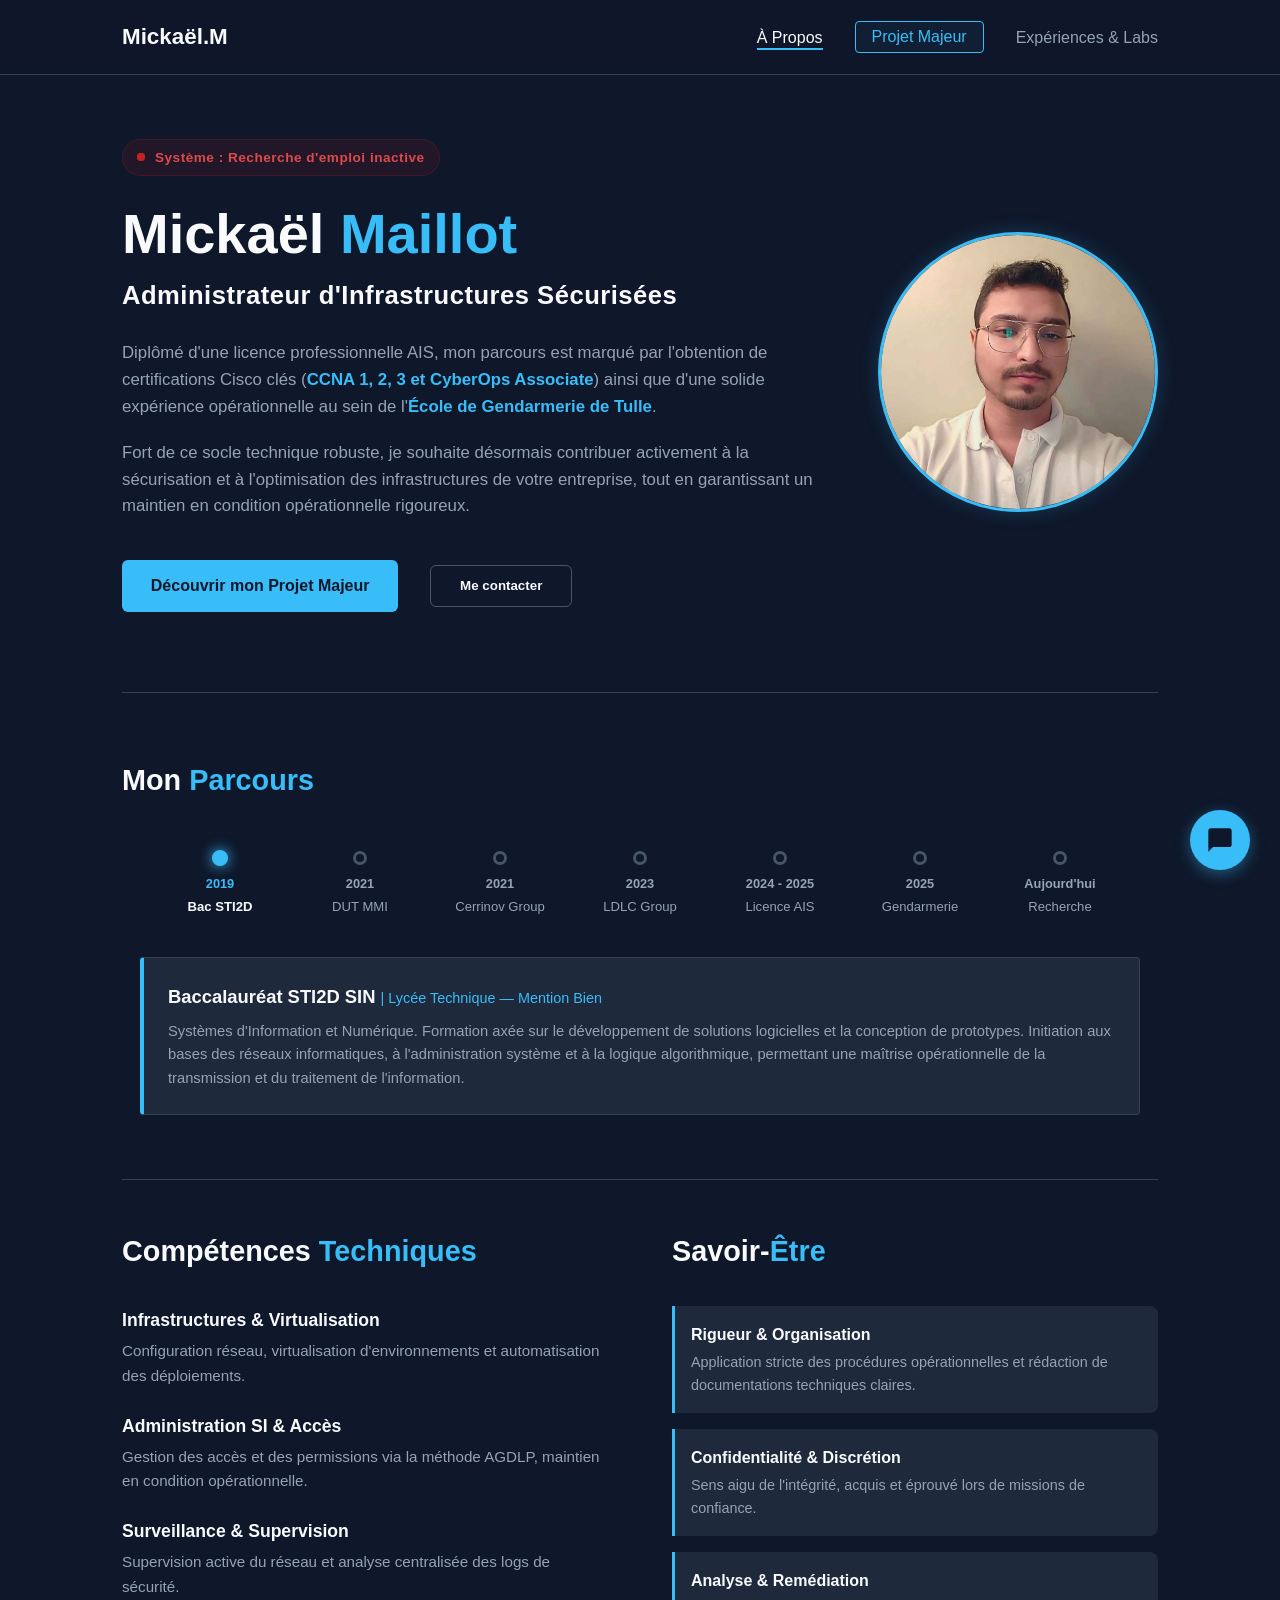
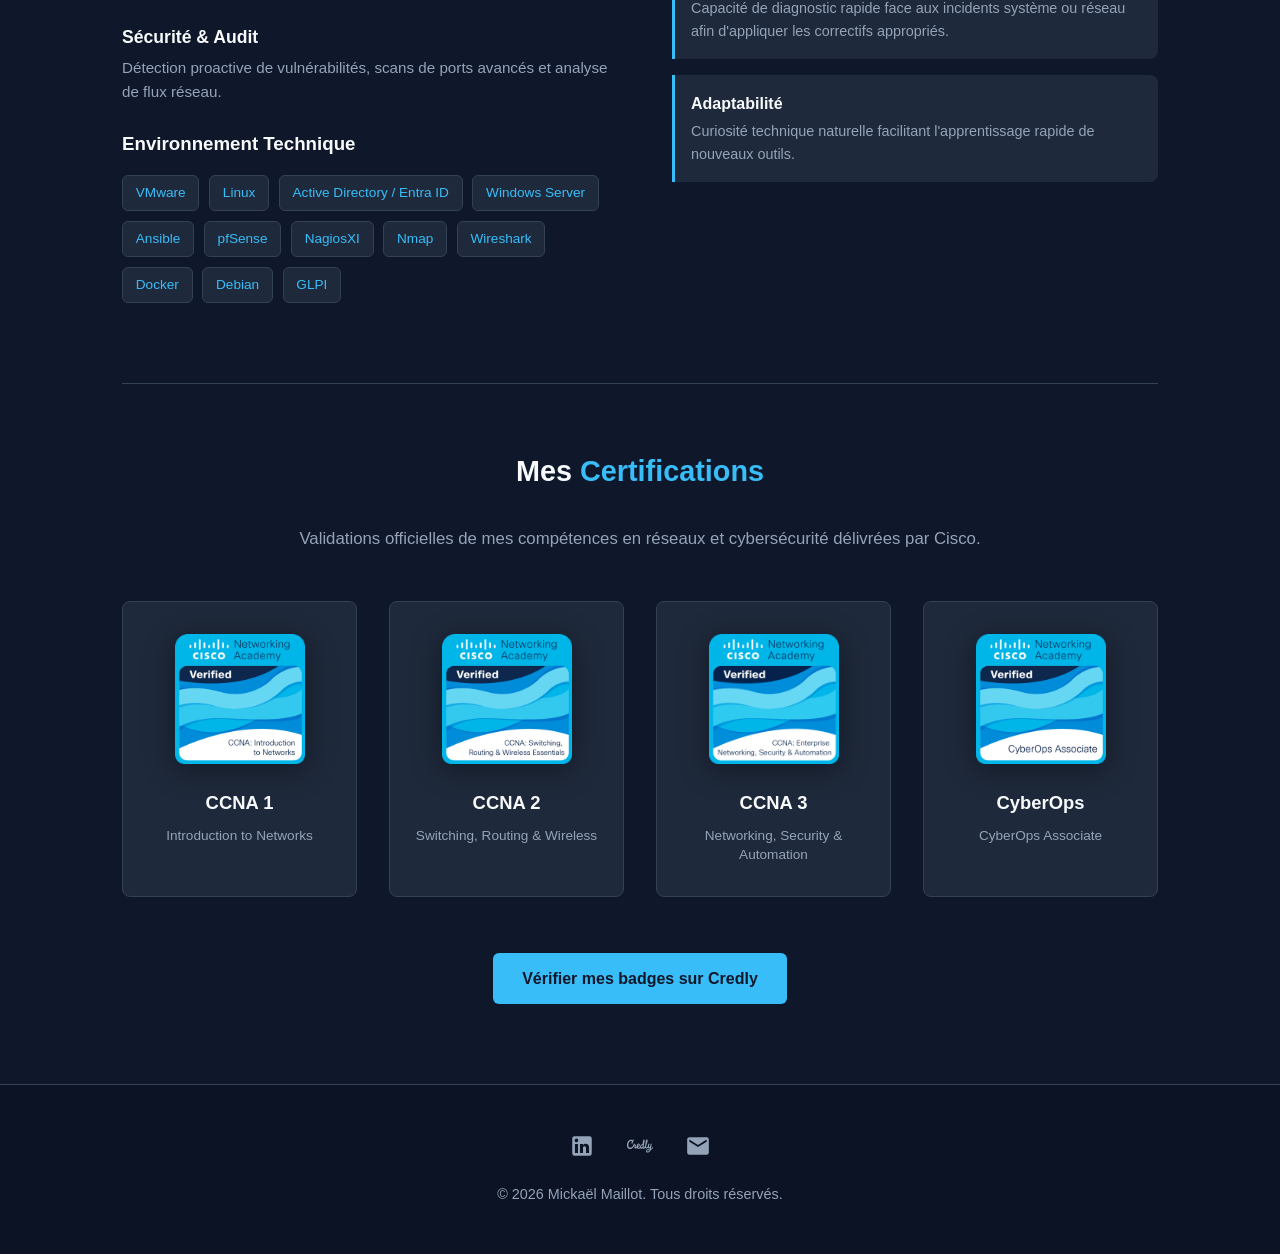
<file: index.html>
<!DOCTYPE html>
<html lang="fr">

<head>
    <meta charset="UTF-8">
    <meta name="viewport" content="width=device-width, initial-scale=1.0">
    <title>Mickaël Maillot | Administrateur d'Infrastructures Sécurisées</title>

    <link rel="icon" type="image/png" href="assets/favicons/favicon-16x16.png">
    <link rel="icon" type="image/png" href="assets/favicons/favicon-32x32.png">
    <link rel="apple-touch-icon" href="assets/favicons/apple-touch-icon.png">
    <link rel="icon" type="image/png" sizes="192x192" href="assets/favicons/android-chrome-192x192.png">
    <link rel="icon" type="image/png" sizes="512x512" href="assets/favicons/android-chrome-512x512.png">
    <link rel="manifest" href="assets/favicons/site.webmanifest">

    <link rel="stylesheet" href="css/style.css">
    <script src="js/main.js" defer></script>
</head>

<body>

    <header>
        <nav class="navbar">
            <div class="logo">
                <a href="index.html">Mickaël.M</a>
            </div>

            <button class="menu-toggle" aria-label="Ouvrir le menu">
                <span class="bar"></span>
                <span class="bar"></span>
                <span class="bar"></span>
            </button>

            <ul class="nav-links">
                <li><a href="index.html" class="active">À Propos</a></li>
                <li><a href="projet-majeur.html" class="nav-btn">Projet Majeur</a></li>
                <li><a href="experiences-labs.html">Expériences & Labs</a></li>
            </ul>
        </nav>
    </header>

    <main class="container">

        <section class="hero-section reveal">
            <div class="hero-text">
                <div class="status-badge">
                    <span class="status-dot"></span>
                    Système : Recherche d'emploi inactive
                </div>
                <h1>Mickaël <span class="highlight">Maillot</span></h1>
                <p class="subtitle">Administrateur d'Infrastructures Sécurisées</p>

                <p class="description">
                    Diplômé d'une licence professionnelle AIS, mon parcours est marqué par l'obtention de certifications
                    Cisco clés (<span class="highlight">CCNA 1, 2, 3 et CyberOps Associate</span>) ainsi que d'une
                    solide
                    expérience opérationnelle au sein de l'<span class="highlight">École de Gendarmerie de Tulle</span>.
                </p>
                <p class="description">
                    Fort de ce socle technique robuste, je souhaite désormais contribuer activement à la sécurisation et
                    à l'optimisation des infrastructures de votre entreprise, tout en garantissant un maintien en
                    condition opérationnelle rigoureux.
                </p>

                <div class="hero-contact-info">
                    <a href="projet-majeur.html" class="btn primary">Découvrir mon Projet Majeur</a>
                    <button onclick="openContactModal()" class="btn secondary">Me contacter</button>
                </div>
            </div>

            <div class="hero-image">
                <img src="assets/images/profile.jpg" alt="Mickaël Maillot" class="profile-pic">
            </div>
        </section>

        <hr class="separator">

        <section class="timeline-section reveal">
            <h2 class="section-title">Mon <span class="highlight">Parcours</span></h2>

            <div class="timeline-container">
                <div class="timeline-nav-wrapper">
                    <ul class="timeline-nav">
                        <li class="timeline-step active" data-target="step-bac">
                            <span class="step-date">2019</span>
                            <span class="step-title">Bac STI2D</span>
                        </li>
                        <li class="timeline-step" data-target="step-mmi">
                            <span class="step-date">2021</span>
                            <span class="step-title">DUT MMI</span>
                        </li>
                        <li class="timeline-step" data-target="step-cerrinov">
                            <span class="step-date">2021</span>
                            <span class="step-title">Cerrinov Group</span>
                        </li>
                        <li class="timeline-step" data-target="step-ldlc">
                            <span class="step-date">2023</span>
                            <span class="step-title">LDLC Group</span>
                        </li>
                        <li class="timeline-step" data-target="step-ais">
                            <span class="step-date">2024 - 2025</span>
                            <span class="step-title">Licence AIS</span>
                        </li>
                        <li class="timeline-step" data-target="step-gendarmerie">
                            <span class="step-date">2025</span>
                            <span class="step-title">Gendarmerie</span>
                        </li>
                        <li class="timeline-step" data-target="step-recherche">
                            <span class="step-date">Aujourd'hui</span>
                            <span class="step-title">Recherche</span>
                        </li>
                    </ul>
                </div>

                <div class="swipe-hint">&larr; Glissez pour explorer &rarr;</div>

                <div class="timeline-content-wrapper">
                    <div id="step-bac" class="timeline-panel active">
                        <h3>Baccalauréat STI2D SIN <span class="panel-institution">| Lycée Technique — Mention
                                Bien</span></h3>
                        <p>Systèmes d'Information et Numérique. Formation axée sur le développement de solutions
                            logicielles et la conception de prototypes. Initiation aux bases des réseaux informatiques,
                            à l'administration système et à la logique algorithmique, permettant une maîtrise
                            opérationnelle de la transmission et du traitement de l'information.</p>
                    </div>

                    <div id="step-mmi" class="timeline-panel">
                        <h3>DUT MMI <span class="panel-institution">| IUT de Corrèze</span></h3>
                        <p>Socle technique transverse axé sur le développement Web et les réseaux informatiques.
                            Compétences : conception d'applications, gestion de projets numériques, administration
                            système, design, montage vidéo et déploiement de services Web interactifs.</p>
                    </div>

                    <div id="step-cerrinov" class="timeline-panel">
                        <h3>Stage Rémunéré <span class="panel-institution">| Cerrinov Group</span></h3>
                        <p>Développement de solutions numériques : production vidéo, SEO et design d’interface (Figma).
                            Expérience concrète dans la gestion des attentes clients et la conduite de projets
                            techniques, notamment la migration de site web entre deux CMS, assurant la montée en
                            compétence technique et opérationnelle.</p>
                    </div>

                    <div id="step-ldlc" class="timeline-panel">
                        <h3>Expérience Professionnelle <span class="panel-institution">| LDLC Group</span></h3>
                        <p>Maintenance matérielle et support technique : Assemblage, diagnostic et réparation de parcs
                            informatiques. Gestion du Helpdesk, incluant le support de proximité aux
                            utilisateurs et la résolution proactive d'incidents.</p>
                    </div>

                    <div id="step-ais" class="timeline-panel">
                        <h3>Licence Professionnelle AIS <span class="panel-institution">| IUT du Limousin</span></h3>
                        <p>Formation spécialisée dans le déploiement et la sécurisation des infrastructures serveurs. Le
                            cursus couvre l'administration et la supervision des réseaux d'entreprise, la
                            virtualisation, ainsi que la mise en place de stratégies de sauvegarde et de cybersécurité.
                        </p>
                    </div>

                    <div id="step-gendarmerie" class="timeline-panel">
                        <h3>Expérience Professionnelle <span class="panel-institution">| École de Gendarmerie de
                                Tulle</span>
                        </h3>
                        <p>Maintenance, sécurisation et évolution des infrastructures IT. Responsable du maintien en
                            conditions opérationnelles du réseau interne et du parc informatique, tout en assurant un
                            support technique de proximité auprès des utilisateurs dans un environnement exigeant et
                            sécurisé.</p>
                    </div>

                    <div id="step-recherche" class="timeline-panel">
                        <h3>À la recherche d'un défi permanent <span class="panel-institution">| Administrateur Systèmes
                                & Réseaux</span></h3>
                        <p>Diplômé et immédiatement disponible dans un rayon de 30 km autour de Brive-la-Gaillarde
                            (incluant Saint-Pantaléon-de-Larche et Terrasson-Lavilledieu). Prêt à mobiliser mes
                            compétences opérationnelles et mes certifications Cisco (CCNA, CyberOps) au service de la
                            performance et de la résilience de vos infrastructures.
                        </p>
                    </div>
                </div>
            </div>
        </section>

        <hr class="separator">

        <div class="skills-section reveal">

            <div class="skills-block">
                <h2>Compétences <span class="highlight">Techniques</span></h2>

                <div class="skill-category">
                    <h3>Infrastructures & Virtualisation</h3>
                    <p>Configuration réseau, virtualisation d'environnements et automatisation des déploiements.</p>
                </div>

                <div class="skill-category">
                    <h3>Administration SI & Accès</h3>
                    <p>Gestion des accès et des permissions via la méthode AGDLP, maintien en condition opérationnelle.
                    </p>
                </div>

                <div class="skill-category">
                    <h3>Surveillance & Supervision</h3>
                    <p>Supervision active du réseau et analyse centralisée des logs de sécurité.</p>
                </div>

                <div class="skill-category">
                    <h3>Sécurité & Audit</h3>
                    <p>Détection proactive de vulnérabilités, scans de ports avancés et analyse de flux réseau.</p>
                </div>

                <h3>Environnement Technique</h3>
                <div class="tech-tags">
                    <span class="tag">VMware</span>
                    <span class="tag">Linux</span>
                    <span class="tag">Active Directory / Entra ID</span>
                    <span class="tag">Windows Server</span>
                    <span class="tag">Ansible</span>
                    <span class="tag">pfSense</span>
                    <span class="tag">NagiosXI</span>
                    <span class="tag">Nmap</span>
                    <span class="tag">Wireshark</span>
                    <span class="tag">Docker</span>
                    <span class="tag">Debian</span>
                    <span class="tag">GLPI</span>
                </div>
            </div>

            <div class="skills-block">
                <h2>Savoir-<span class="highlight">Être</span></h2>

                <div class="soft-skills-grid">
                    <div class="soft-card">
                        <h4>Rigueur & Organisation</h4>
                        <p>Application stricte des procédures opérationnelles et rédaction de documentations techniques
                            claires.</p>
                    </div>
                    <div class="soft-card">
                        <h4>Confidentialité & Discrétion</h4>
                        <p>Sens aigu de l'intégrité, acquis et éprouvé lors de missions de confiance.</p>
                    </div>
                    <div class="soft-card">
                        <h4>Analyse & Remédiation</h4>
                        <p>Capacité de diagnostic rapide face aux incidents système ou réseau afin d'appliquer les
                            correctifs appropriés.</p>
                    </div>
                    <div class="soft-card">
                        <h4>Adaptabilité</h4>
                        <p>Curiosité technique naturelle facilitant l'apprentissage rapide de nouveaux outils.</p>
                    </div>
                </div>
            </div>
        </div>


        <hr class="separator">

        <section class="certifications-section reveal">
            <h2 class="section-title" style="text-align: center;">Mes <span class="highlight">Certifications</span></h2>
            <p class="description" style="text-align: center; margin: 0 auto 3rem auto;">
                Validations officielles de mes compétences en réseaux et cybersécurité délivrées par Cisco.
            </p>

            <div class="certifications-grid">
                <div class="cert-card">
                    <img src="assets/images/Certif1.png" alt="Badge Cisco CCNA 1" class="cert-img">
                    <h4>CCNA 1</h4>
                    <p>Introduction to Networks</p>
                </div>

                <div class="cert-card">
                    <img src="assets/images/Certif2.png" alt="Badge Cisco CCNA 2" class="cert-img">
                    <h4>CCNA 2</h4>
                    <p>Switching, Routing & Wireless</p>
                </div>

                <div class="cert-card">
                    <img src="assets/images/Certif3.png" alt="Badge Cisco CCNA 3" class="cert-img">
                    <h4>CCNA 3</h4>
                    <p>Networking, Security & Automation</p>
                </div>

                <div class="cert-card">
                    <img src="assets/images/Certif4.png" alt="Badge Cisco CyberOps" class="cert-img">
                    <h4>CyberOps</h4>
                    <p>CyberOps Associate</p>
                </div>
            </div>

            <div style="text-align: center; margin-top: 3.5rem;">
                <a href="https://www.credly.com/users/mickael-maillot" target="_blank" class="btn primary">
                    Vérifier mes badges sur Credly
                </a>
            </div>
        </section>
    </main>

    <footer>
        <div class="footer-icons">
            <a href="https://www.linkedin.com/in/mickaël-maillot-pro" target="_blank" class="footer-icon-link"
                title="Consulter mon LinkedIn">
                <svg viewBox="0 0 24 24">
                    <path
                        d="M19 3a2 2 0 0 1 2 2v14a2 2 0 0 1-2 2H5a2 2 0 0 1-2-2V5a2 2 0 0 1 2-2zm-.5 15.5v-5.3a3.26 3.26 0 0 0-3.26-3.26c-.85 0-1.84.52-2.32 1.3v-1.11h-2.79v8.37h2.79v-4.93c0-.77.62-1.4 1.39-1.4a1.4 1.4 0 0 1 1.4 1.4v4.93zM6.88 8.56a1.68 1.68 0 0 0 1.68-1.68c0-.93-.75-1.69-1.68-1.69a1.69 1.69 0 0 0-1.69 1.69c0 .93.76 1.68 1.69 1.68m1.39 9.94v-8.37H5.5v8.37z" />
                </svg>
            </a>

            <a href="https://www.credly.com/users/mickael-maillot" target="_blank" class="footer-icon-link"
                title="Voir mes certifications sur Credly">
                <svg xmlns="http://www.w3.org/2000/svg" width="1em" height="1em" viewBox="0 0 24 24">
                    <path d="M0 0h24v24H0z" fill="none" />
                    <path fill="currentColor"
                        d="M23.8 13.154a.3.3 0 0 0-.101-.024a.4.4 0 0 0-.202.048c-.06.028-.092.08-.127.136c-.087.128-.15.268-.226.4c-.107.187-.246.351-.38.515c-.135.156-.286.291-.424.44c-.028.027-.072.043-.107.027c-.028-.016-.036-.056-.032-.088c.04-.38.075-.763.123-1.138c.02-.172.043-.336.063-.512c.028-.247.056-.487.087-.735l.234-1.824c.02-.128.032-.372-.135-.52a.45.45 0 0 0-.233-.116a.46.46 0 0 0-.254.06c-.226.16-.297.504-.365.76c-.142.603-.178 1.241-.471 1.804a2 2 0 0 1-.202.316a.7.7 0 0 1-.186.18a.33.33 0 0 1-.246.051a.37.37 0 0 1-.238-.207a.871.87 0 0 1-.063-.324a4.5 4.5 0 0 1 .24-1.585c.045-.132.089-.252.104-.383c.028-.156.028-.38-.114-.516c-.131-.128-.337-.18-.504-.128c-.194.056-.31.244-.372.392c-.198.463-.25.95-.317 1.446c-.044.327-.127.64-.293.926a2.7 2.7 0 0 1-.603.72c-.118.087-.222.123-.328.107a.38.38 0 0 1-.278-.208a.9.9 0 0 1-.095-.315a3.361 3.36 0 0 1-.036-.616c.004-.223 0-.44.044-.658c.075-.39.678-1.937.808-2.345c.135-.407.262-.823.353-1.246c.08-.38.123-.767.11-1.15c-.007-.277-.07-.576-.288-.736a.611.61 0 0 0-.603-.048a.97.97 0 0 0-.455.428a2.5 2.5 0 0 0-.226.59a12 12 0 0 0-.266 1.29c-.071.429-.138.848-.206 1.268c-.06.355-.206 1.614-.261 1.88c-.06.272-.175.54-.301.787c-.131.268-.258.536-.408.791a.7.7 0 0 1-.175.224c-.08.06-.182.088-.27.048c-.102-.048-.146-.176-.166-.292c-.075-.435-.012-.875.072-1.302c.083-.431.44-2.4.519-2.851c.099-.532.24-1.05.285-1.59c.028-.388.09-.88-.202-1.187c-.115-.136-.31-.16-.44-.136c-.174.036-.31.176-.388.296c-.1.128-.186.28-.258.467c-.115.284-.186.615-.261.91l-.032.129q-.123.574-.186 1.162a16.95 16.948 0 0 0-.06.632q-.011.15-.027.307c0 .08.007.168-.028.244a.3.3 0 0 1-.052.068c-.08.072-.202.06-.31.056c-.557-.016-1.045.3-1.35.755c-.18.252-.281.542-.39.834c-.01.048-.034.1-.054.152c-.051.143-.13.327-.222.511a3 3 0 0 1-.317.46a3.3 3.3 0 0 1-.384.41a1.1 1.1 0 0 1-.515.26c-.174.04-.384-.043-.543-.203a.9.9 0 0 1-.206-.54c-.004-.055-.004-.115.028-.163c.05-.068.146-.072.23-.076a1.62 1.62 0 0 0 1.375-1.015c.138-.34.178-.698.122-1.046a1.2 1.2 0 0 0-.19-.48a.9.9 0 0 0-.396-.323c-.293-.14-.658-.127-1.01.004c-.575.232-.951.74-1.134 1.562l-.02.088c-.114.487-.23 1-.582 1.354c-.127.12-.261.163-.368.143c-.044-.004-.08-.04-.103-.075c-.096-.16.003-.532.15-1a4 4 0 0 0 .1-.366a.93.93 0 0 0-.108-.495a.8.8 0 0 0-.372-.324c-.143-.064-.31-.06-.468-.06h-.047c-.044 0-.103 0-.151-.012a.22.22 0 0 1-.147-.127a.5.5 0 0 1 .016-.232c.004-.02.012-.048.016-.072a.37.37 0 0 0-.162-.412a.51.51 0 0 0-.468-.036a.77.77 0 0 0-.364.348a.77.77 0 0 0-.103.48c.04.13.07.32.043.475c-.055.28-.222.51-.384.74c-.04.05-.072.106-.107.16a5 5 0 0 1-.706.825c-.372.335-.804.575-1.232.67c-.745.165-1.506-.06-1.91-.734c-.222-.38-.32-.827-.348-1.266a5.4 5.4 0 0 1 .424-2.516c.328-.76.816-1.52 1.715-1.614c.353-.04.753.083.912.4c.115.23.075.506 0 .75c-.072.244-.175.49-.18.75c-.003.26.124.54.37.616c.238.072.495-.08.634-.29c.138-.21.186-.46.245-.704a6.282 6.281 0 0 1 .662-1.634c.139-.236.297-.488.254-.76a.54.54 0 0 0-.373-.415a.54.54 0 0 0-.535.144c-.134.148-.206.371-.387.43c-.17.06-.35-.055-.507-.134c-.6-.32-1.336-.312-1.963-.048c-.634.25-1.146.735-1.526 1.294C.462 8.53.098 9.508.022 10.48c-.027.34-.031.695 0 1.038c.036.46.1.854.214 1.206c.139.423.317.79.547 1.094c.266.34.587.6.94.747c.372.148.784.22 1.192.208a3.2 3.2 0 0 0 1.177-.283a4.3 4.3 0 0 0 1.026-.68c.309-.26.594-.559.84-.89q.243-.336.44-.708a5 5 0 0 0 .178-.383c.044-.104.087-.215.202-.26c.056-.043.15-.02.202.013c.064.04.115.075.135.135c.048.116.02.232-.004.332v.012c-.028.1-.055.203-.091.303c-.14.424-.238.811-.16 1.195c.045.207.128.387.25.527a.84.84 0 0 0 .504.264c.246.04.51-.028.725-.132q.217-.103.397-.26c.06-.06.122-.12.174-.184c.044-.06.087-.147.178-.143a.15.15 0 0 1 .107.064c.028.031.04.071.06.115c.23.52.776.84 1.335.84h.07c.27 0 .556-.093.79-.22c.27-.14.48-.348.7-.552c.02-.016.045-.04.073-.044c.035-.008.07.012.099.044a.3.3 0 0 1 .047.1c.135.34.46.6.824.66a1.1 1.1 0 0 0 .99-.356c.056-.06.104-.128.167-.176c.064-.044.15-.076.222-.044c.107.04.135.164.182.268c.107.235.357.371.615.375c.289 0 .554-.148.764-.34c.195-.183.353-.399.516-.61a.3.3 0 0 1 .106-.096c.04-.024.096-.028.13 0c.033.024.045.06.06.091c.163.4.587.652 1.01.648c.417-.004.809-.224 1.103-.516c.095-.092.194-.2.32-.21c.14-.017.207.114.254.22c.072.142.115.238.25.338c.158.116.36.152.547.1c.17-.04.34-.156.47-.316c.072-.088.112-.204.19-.284c.092-.087.132.028.136.1q.022.176.008.352c-.016.236-.052.471-.08.703c-.011.068-.02.136-.063.188c-.06.068-.166.08-.253.064a3 3 0 0 0-.321-.028l-.14-.016c-.201-.012-.4-.036-.61-.044h-.185c-.404 0-.733.048-1.03.16c-.48.187-.852.57-1.003 1.018a1.3 1.3 0 0 0-.052.64c.04.203.13.403.282.587c.265.315.68.515 1.149.543c.408.02.852-.064 1.292-.26c.848-.367 1.482-1.094 1.696-1.95c0-.02.01-.039.023-.043q.448-.157.813-.428c.245-.187.467-.399.65-.643q.135-.18.253-.37c.07-.125.13-.257.202-.38a.9.9 0 0 0 .13-.316a.4.4 0 0 0-.05-.328a.26.26 0 0 0-.135-.124m-13.68-1.63c.017-.071.045-.14.06-.206a1.9 1.9 0 0 1 .262-.504c.04-.048.08-.1.135-.136a.25.25 0 0 1 .186-.048c.107.02.183.128.202.236c.032.18-.04.396-.114.555a1.1 1.1 0 0 1-.31.415c-.06.044-.114.088-.178.116c-.028.008-.063.028-.115.028h-.016c-.055 0-.114-.028-.126-.088a.8.8 0 0 1 .015-.367m4.308-.184c-.004.072-.024.148-.028.223a5 5 0 0 0 0 .779c.012.152.047.3-.016.444a1.07 1.07 0 0 1-.567.643a.6.6 0 0 1-.245.056l-.06-.004c-.12 0-.214-.092-.265-.18a.871.87 0 0 1-.1-.272a2.13 2.13 0 0 1 .072-1.122c.08-.22.202-.435.38-.594a.87.87 0 0 1 .563-.24a.3.3 0 0 1 .206.064c.04.044.06.104.056.164a.05.05 0 0 1 .004.04m6.43 4.653c-.015.044-.06.104-.08.14c-.042.08-.102.163-.161.235a2.6 2.6 0 0 1-.317.304c-.238.18-.503.311-.777.387a2 2 0 0 1-.487.072h-.04a.8.8 0 0 1-.515-.18a.43.43 0 0 1-.158-.25a.54.54 0 0 1 .047-.305a.78.78 0 0 1 .38-.383c.326-.16.682-.176 1.019-.16c.139.004.265.012.4.02c.107.004.218.012.325.024q.086 0 .17.012c.044.004.092-.004.135.008c.06.004.068.036.06.076" />
                </svg>
            </a>

            <button onclick="openContactModal()" class="footer-icon-btn" title="Me contacter">
                <svg viewBox="0 0 24 24">
                    <path
                        d="M20 4H4c-1.1 0-1.99.9-1.99 2L2 18c0 1.1.9 2 2 2h16c1.1 0 2-.9 2-2V6c0-1.1-.9-2-2-2zm0 4l-8 5-8-5V6l8 5 8-5v2z" />
                </svg>
            </button>
        </div>
        <p>&copy; 2026 Mickaël Maillot. Tous droits réservés.</p>
    </footer>

    <button class="floating-contact-btn" onclick="openContactModal()" aria-label="Me contacter">
        <svg viewBox="0 0 24 24">
            <path d="M20 2H4c-1.1 0-2 .9-2 2v18l4-4h14c1.1 0 2-.9 2-2V4c0-1.1-.9-2-2-2z" />
        </svg>
    </button>

    <div id="contact-modal" class="modal-overlay">
        <div class="modal-content">
            <span class="close-modal" onclick="closeContactModal()">&times;</span>
            <h2>Me <span class="highlight">Contacter</span></h2>
            <p class="modal-subtitle">Laissez-moi un message, je vous répondrai rapidement.</p>

            <form action="https://formspree.io/f/xjgdrvbo" method="POST" class="contact-form">
                <div class="input-group">
                    <label for="name">Votre Nom</label>
                    <input type="text" id="name" name="name" required placeholder="Ex: Jean Dupont">
                </div>
                <div class="input-group">
                    <label for="email">Votre Email</label>
                    <input type="email" id="email" name="email" required placeholder="Ex: jean.dupont@entreprise.com">
                </div>
                <div class="input-group">
                    <label for="message">Votre Message</label>
                    <textarea id="message" name="message" rows="5" required
                        placeholder="Bonjour Mickaël, votre profil m'intéresse pour..."></textarea>
                </div>
                <button type="submit" class="btn primary form-submit-btn">Envoyer le message</button>
            </form>
        </div>
    </div>
</body>

</html>
</file>
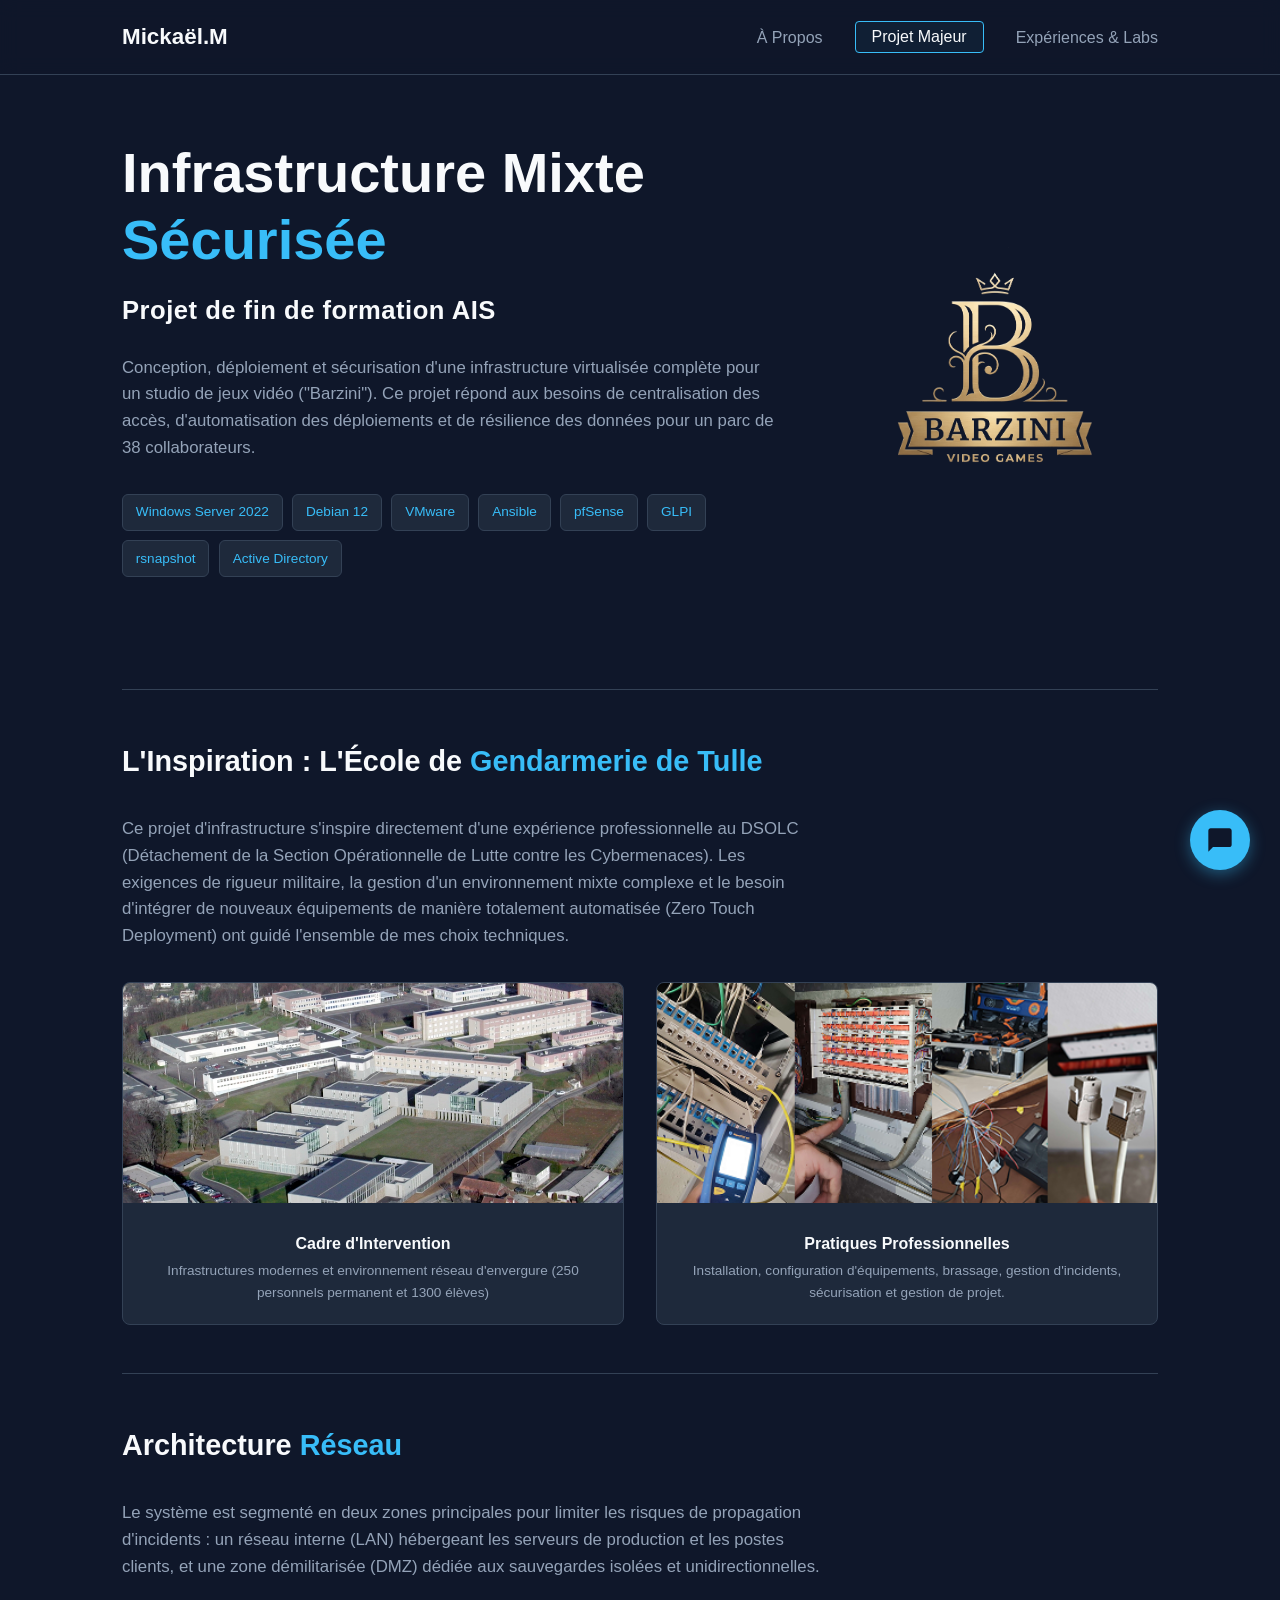
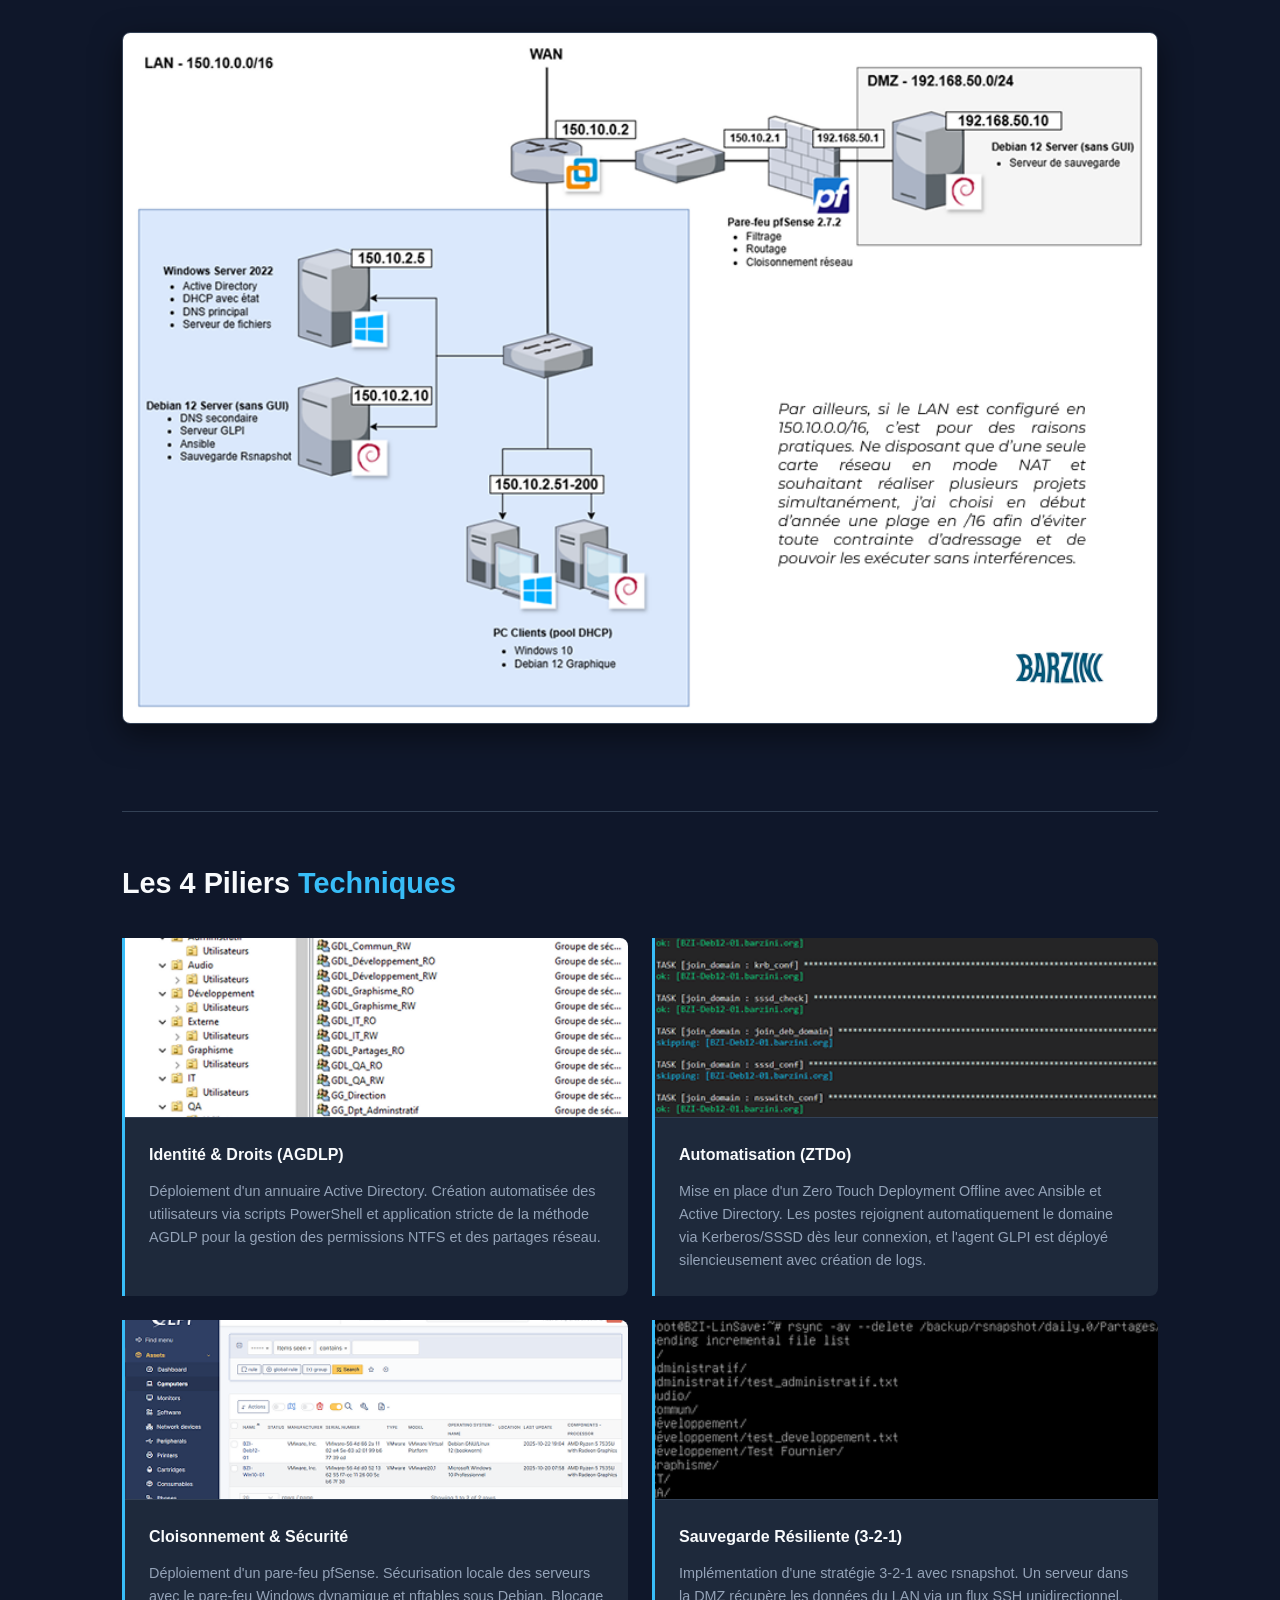
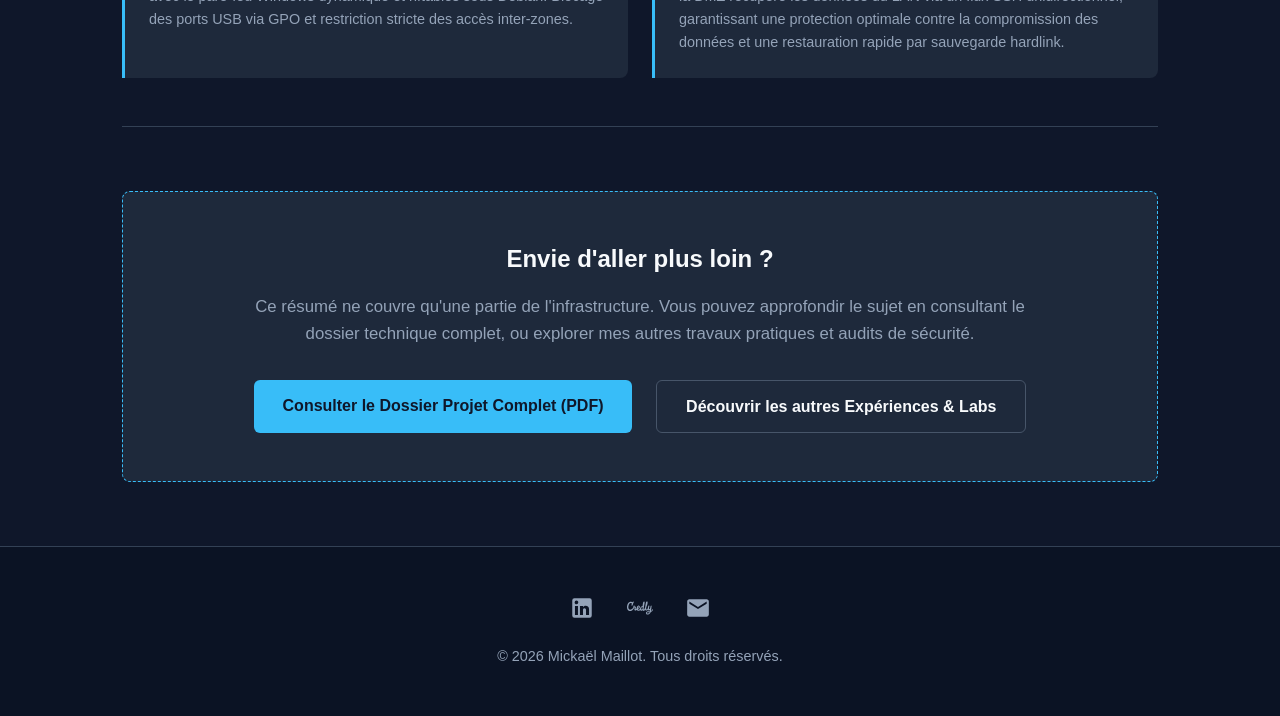
<file: projet-majeur.html>
<!DOCTYPE html>
<html lang="fr">

<head>
    <meta charset="UTF-8">
    <meta name="viewport" content="width=device-width, initial-scale=1.0">
    <title>Mickaël Maillot | Administrateur d'Infrastructures Sécurisées</title>

    <link rel="icon" type="image/png" href="assets/favicons/favicon-16x16.png">
    <link rel="icon" type="image/png" href="assets/favicons/favicon-32x32.png">
    <link rel="apple-touch-icon" href="assets/favicons/apple-touch-icon.png">
    <link rel="icon" type="image/png" sizes="192x192" href="assets/favicons/android-chrome-192x192.png">
    <link rel="icon" type="image/png" sizes="512x512" href="assets/favicons/android-chrome-512x512.png">
    <link rel="manifest" href="assets/favicons/site.webmanifest">

    <link rel="stylesheet" href="css/style.css">
    <script src="js/main.js" defer></script>
</head>

<body>

    <header>
        <nav class="navbar">
            <div class="logo">
                <a href="index.html">Mickaël.M</a>
            </div>

            <button class="menu-toggle" aria-label="Ouvrir le menu">
                <span class="bar"></span>
                <span class="bar"></span>
                <span class="bar"></span>
            </button>

            <ul class="nav-links">
                <li><a href="index.html">À Propos</a></li>
                <li><a href="projet-majeur.html" class="nav-btn active">Projet Majeur</a></li>
                <li><a href="experiences-labs.html">Expériences & Labs</a></li>
            </ul>
        </nav>
    </header>

    <main class="container">

        <section class="hero-section reveal">
            <div class="hero-container">

                <div class="hero-text-block">
                    <h1>Infrastructure Mixte <span class="highlight">Sécurisée</span></h1>
                    <p class="subtitle">Projet de fin de formation AIS</p>

                    <p class="description project-overview">
                        Conception, déploiement et sécurisation d'une infrastructure virtualisée complète pour un studio
                        de jeux vidéo ("Barzini"). Ce projet répond aux besoins de centralisation des accès,
                        d'automatisation des déploiements et de résilience des données pour un parc de 38
                        collaborateurs.
                    </p>

                    <div class="tech-tags">
                        <span class="tag">Windows Server 2022</span>
                        <span class="tag">Debian 12</span>
                        <span class="tag">VMware</span>
                        <span class="tag">Ansible</span>
                        <span class="tag">pfSense</span>
                        <span class="tag">GLPI</span>
                        <span class="tag">rsnapshot</span>
                        <span class="tag">Active Directory</span>
                    </div>
                </div>

                <div class="hero-logo-wrapper">
                    <img src="assets/images/barzini-logo.png" alt="Logo Barzini Studio">
                </div>

            </div>
        </section>

        <hr class="separator">

        <section class="reveal">
            <h2 class="section-title">L'Inspiration : L'École de <span class="highlight">Gendarmerie de Tulle</span>
            </h2>
            <p class="description">
                Ce projet d'infrastructure s'inspire directement d'une expérience professionnelle au DSOLC (Détachement
                de la Section
                Opérationnelle de Lutte contre les Cybermenaces). Les exigences de rigueur militaire, la gestion d'un
                environnement mixte complexe et le besoin d'intégrer de nouveaux équipements de manière totalement
                automatisée (Zero Touch Deployment) ont guidé l'ensemble de mes choix techniques.
            </p>

            <div class="inspiration-gallery">
                <div class="gallery-item">
                    <img src="assets/images/gendarmerie-tulle.png" alt="Vue de l'École de Gendarmerie de Tulle">
                    <div class="gallery-info">
                        <h4>Cadre d'Intervention</h4>
                        <p>Infrastructures modernes et environnement réseau d'envergure (250 personnels permanent et
                            1300 élèves)</p>
                    </div>
                </div>

                <div class="gallery-item">
                    <img src="assets\images\pratique-pro.png" alt="Pratique professionnelle en réseau">
                    <div class="gallery-info">
                        <h4>Pratiques Professionnelles</h4>
                        <p>Installation, configuration d'équipements, brassage, gestion d'incidents, sécurisation et
                            gestion de projet.</p>
                    </div>
                </div>
            </div>
        </section>

        <hr class="separator">

        <section class="reveal">
            <h2 class="section-title">Architecture <span class="highlight">Réseau</span></h2>
            <p class="description">
                Le système est segmenté en deux zones principales pour limiter les risques de propagation d'incidents :
                un réseau interne (LAN) hébergeant les serveurs de production et les postes clients, et une zone
                démilitarisée (DMZ) dédiée aux sauvegardes isolées et unidirectionnelles.
            </p>

            <img src="assets/images/schema-architecture.png" alt="Schéma logique de l'infrastructure"
                class="architecture-img">
        </section>

        <hr class="separator">

        <section class="reveal">
            <h2 class="section-title">Les 4 Piliers <span class="highlight">Techniques</span></h2>

            <div class="pillar-grid">
                <div class="soft-card">
                    <img src="assets/images/pilier-ad.png" alt="Structure Active Directory et méthode AGDLP"
                        class="pillar-img">
                    <div class="pillar-content">
                        <h4>Identité & Droits (AGDLP)</h4>
                        <p>Déploiement d'un annuaire Active Directory. Création automatisée des utilisateurs via scripts
                            PowerShell et application stricte de la méthode AGDLP pour la gestion des permissions NTFS
                            et des partages réseau.</p>
                    </div>
                </div>

                <div class="soft-card">
                    <img src="assets/images/pilier-ansible.png" alt="Automatisation et déploiement avec Ansible"
                        class="pillar-img">
                    <div class="pillar-content">
                        <h4>Automatisation (ZTDo)</h4>
                        <p>Mise en place d'un Zero Touch Deployment Offline avec Ansible et Active Directory. Les postes
                            rejoignent
                            automatiquement le domaine via Kerberos/SSSD dès leur connexion, et l'agent GLPI est déployé
                            silencieusement avec création de logs.</p>
                    </div>
                </div>

                <div class="soft-card">
                    <img src="assets/images/pilier-securite.png" alt="Configuration des règles de filtrage pfSense"
                        class="pillar-img">
                    <div class="pillar-content">
                        <h4>Cloisonnement & Sécurité</h4>
                        <p>Déploiement d'un pare-feu pfSense. Sécurisation locale des serveurs avec le pare-feu Windows
                            dynamique et nftables sous Debian. Blocage des ports USB via GPO et restriction stricte des
                            accès inter-zones.</p>
                    </div>
                </div>

                <div class="soft-card">
                    <img src="assets/images/pilier-sauvegarde.png" alt="Test de restauration de données avec rsnapshot"
                        class="pillar-img">
                    <div class="pillar-content">
                        <h4>Sauvegarde Résiliente (3-2-1)</h4>
                        <p>Implémentation d'une stratégie 3-2-1 avec rsnapshot. Un serveur dans la DMZ récupère les
                            données du LAN via un flux SSH unidirectionnel, garantissant une protection optimale contre
                            la compromission des données et une restauration rapide par sauvegarde hardlink.</p>
                    </div>
                </div>
            </div>
        </section>

        <hr class="separator">

        <section class="reveal pdf-download-section">
            <h2>Envie d'aller plus loin ?</h2>
            <p class="description" style="margin: 1rem auto; text-align: center; max-width: 800px;">
                Ce résumé ne couvre qu'une partie de l'infrastructure. Vous pouvez approfondir le sujet en consultant le
                dossier technique complet, ou explorer mes autres travaux pratiques et audits de sécurité.
            </p>

            <div style="display: flex; justify-content: center; gap: 1.5rem; flex-wrap: wrap; margin-top: 2rem;">
                <a href="assets/docs/Dossier_Projet_Mickael_Maillot.pdf" target="_blank" class="btn primary">
                    Consulter le Dossier Projet Complet (PDF)
                </a>
                <a href="experiences-labs.html" class="btn secondary">
                    Découvrir les autres Expériences & Labs
                </a>
            </div>
        </section>
    </main>

    <footer>
        <div class="footer-icons">
            <a href="https://www.linkedin.com/in/mickaël-maillot-pro" target="_blank" class="footer-icon-link"
                title="Consulter mon LinkedIn">
                <svg viewBox="0 0 24 24">
                    <path
                        d="M19 3a2 2 0 0 1 2 2v14a2 2 0 0 1-2 2H5a2 2 0 0 1-2-2V5a2 2 0 0 1 2-2zm-.5 15.5v-5.3a3.26 3.26 0 0 0-3.26-3.26c-.85 0-1.84.52-2.32 1.3v-1.11h-2.79v8.37h2.79v-4.93c0-.77.62-1.4 1.39-1.4a1.4 1.4 0 0 1 1.4 1.4v4.93zM6.88 8.56a1.68 1.68 0 0 0 1.68-1.68c0-.93-.75-1.69-1.68-1.69a1.69 1.69 0 0 0-1.69 1.69c0 .93.76 1.68 1.69 1.68m1.39 9.94v-8.37H5.5v8.37z" />
                </svg>
            </a>

            <a href="https://www.credly.com/users/mickael-maillot" target="_blank" class="footer-icon-link"
                title="Voir mes certifications sur Credly">
                <svg xmlns="http://www.w3.org/2000/svg" width="1em" height="1em" viewBox="0 0 24 24">
                    <path d="M0 0h24v24H0z" fill="none" />
                    <path fill="currentColor"
                        d="M23.8 13.154a.3.3 0 0 0-.101-.024a.4.4 0 0 0-.202.048c-.06.028-.092.08-.127.136c-.087.128-.15.268-.226.4c-.107.187-.246.351-.38.515c-.135.156-.286.291-.424.44c-.028.027-.072.043-.107.027c-.028-.016-.036-.056-.032-.088c.04-.38.075-.763.123-1.138c.02-.172.043-.336.063-.512c.028-.247.056-.487.087-.735l.234-1.824c.02-.128.032-.372-.135-.52a.45.45 0 0 0-.233-.116a.46.46 0 0 0-.254.06c-.226.16-.297.504-.365.76c-.142.603-.178 1.241-.471 1.804a2 2 0 0 1-.202.316a.7.7 0 0 1-.186.18a.33.33 0 0 1-.246.051a.37.37 0 0 1-.238-.207a.871.87 0 0 1-.063-.324a4.5 4.5 0 0 1 .24-1.585c.045-.132.089-.252.104-.383c.028-.156.028-.38-.114-.516c-.131-.128-.337-.18-.504-.128c-.194.056-.31.244-.372.392c-.198.463-.25.95-.317 1.446c-.044.327-.127.64-.293.926a2.7 2.7 0 0 1-.603.72c-.118.087-.222.123-.328.107a.38.38 0 0 1-.278-.208a.9.9 0 0 1-.095-.315a3.361 3.36 0 0 1-.036-.616c.004-.223 0-.44.044-.658c.075-.39.678-1.937.808-2.345c.135-.407.262-.823.353-1.246c.08-.38.123-.767.11-1.15c-.007-.277-.07-.576-.288-.736a.611.61 0 0 0-.603-.048a.97.97 0 0 0-.455.428a2.5 2.5 0 0 0-.226.59a12 12 0 0 0-.266 1.29c-.071.429-.138.848-.206 1.268c-.06.355-.206 1.614-.261 1.88c-.06.272-.175.54-.301.787c-.131.268-.258.536-.408.791a.7.7 0 0 1-.175.224c-.08.06-.182.088-.27.048c-.102-.048-.146-.176-.166-.292c-.075-.435-.012-.875.072-1.302c.083-.431.44-2.4.519-2.851c.099-.532.24-1.05.285-1.59c.028-.388.09-.88-.202-1.187c-.115-.136-.31-.16-.44-.136c-.174.036-.31.176-.388.296c-.1.128-.186.28-.258.467c-.115.284-.186.615-.261.91l-.032.129q-.123.574-.186 1.162a16.95 16.948 0 0 0-.06.632q-.011.15-.027.307c0 .08.007.168-.028.244a.3.3 0 0 1-.052.068c-.08.072-.202.06-.31.056c-.557-.016-1.045.3-1.35.755c-.18.252-.281.542-.39.834c-.01.048-.034.1-.054.152c-.051.143-.13.327-.222.511a3 3 0 0 1-.317.46a3.3 3.3 0 0 1-.384.41a1.1 1.1 0 0 1-.515.26c-.174.04-.384-.043-.543-.203a.9.9 0 0 1-.206-.54c-.004-.055-.004-.115.028-.163c.05-.068.146-.072.23-.076a1.62 1.62 0 0 0 1.375-1.015c.138-.34.178-.698.122-1.046a1.2 1.2 0 0 0-.19-.48a.9.9 0 0 0-.396-.323c-.293-.14-.658-.127-1.01.004c-.575.232-.951.74-1.134 1.562l-.02.088c-.114.487-.23 1-.582 1.354c-.127.12-.261.163-.368.143c-.044-.004-.08-.04-.103-.075c-.096-.16.003-.532.15-1a4 4 0 0 0 .1-.366a.93.93 0 0 0-.108-.495a.8.8 0 0 0-.372-.324c-.143-.064-.31-.06-.468-.06h-.047c-.044 0-.103 0-.151-.012a.22.22 0 0 1-.147-.127a.5.5 0 0 1 .016-.232c.004-.02.012-.048.016-.072a.37.37 0 0 0-.162-.412a.51.51 0 0 0-.468-.036a.77.77 0 0 0-.364.348a.77.77 0 0 0-.103.48c.04.13.07.32.043.475c-.055.28-.222.51-.384.74c-.04.05-.072.106-.107.16a5 5 0 0 1-.706.825c-.372.335-.804.575-1.232.67c-.745.165-1.506-.06-1.91-.734c-.222-.38-.32-.827-.348-1.266a5.4 5.4 0 0 1 .424-2.516c.328-.76.816-1.52 1.715-1.614c.353-.04.753.083.912.4c.115.23.075.506 0 .75c-.072.244-.175.49-.18.75c-.003.26.124.54.37.616c.238.072.495-.08.634-.29c.138-.21.186-.46.245-.704a6.282 6.281 0 0 1 .662-1.634c.139-.236.297-.488.254-.76a.54.54 0 0 0-.373-.415a.54.54 0 0 0-.535.144c-.134.148-.206.371-.387.43c-.17.06-.35-.055-.507-.134c-.6-.32-1.336-.312-1.963-.048c-.634.25-1.146.735-1.526 1.294C.462 8.53.098 9.508.022 10.48c-.027.34-.031.695 0 1.038c.036.46.1.854.214 1.206c.139.423.317.79.547 1.094c.266.34.587.6.94.747c.372.148.784.22 1.192.208a3.2 3.2 0 0 0 1.177-.283a4.3 4.3 0 0 0 1.026-.68c.309-.26.594-.559.84-.89q.243-.336.44-.708a5 5 0 0 0 .178-.383c.044-.104.087-.215.202-.26c.056-.043.15-.02.202.013c.064.04.115.075.135.135c.048.116.02.232-.004.332v.012c-.028.1-.055.203-.091.303c-.14.424-.238.811-.16 1.195c.045.207.128.387.25.527a.84.84 0 0 0 .504.264c.246.04.51-.028.725-.132q.217-.103.397-.26c.06-.06.122-.12.174-.184c.044-.06.087-.147.178-.143a.15.15 0 0 1 .107.064c.028.031.04.071.06.115c.23.52.776.84 1.335.84h.07c.27 0 .556-.093.79-.22c.27-.14.48-.348.7-.552c.02-.016.045-.04.073-.044c.035-.008.07.012.099.044a.3.3 0 0 1 .047.1c.135.34.46.6.824.66a1.1 1.1 0 0 0 .99-.356c.056-.06.104-.128.167-.176c.064-.044.15-.076.222-.044c.107.04.135.164.182.268c.107.235.357.371.615.375c.289 0 .554-.148.764-.34c.195-.183.353-.399.516-.61a.3.3 0 0 1 .106-.096c.04-.024.096-.028.13 0c.033.024.045.06.06.091c.163.4.587.652 1.01.648c.417-.004.809-.224 1.103-.516c.095-.092.194-.2.32-.21c.14-.017.207.114.254.22c.072.142.115.238.25.338c.158.116.36.152.547.1c.17-.04.34-.156.47-.316c.072-.088.112-.204.19-.284c.092-.087.132.028.136.1q.022.176.008.352c-.016.236-.052.471-.08.703c-.011.068-.02.136-.063.188c-.06.068-.166.08-.253.064a3 3 0 0 0-.321-.028l-.14-.016c-.201-.012-.4-.036-.61-.044h-.185c-.404 0-.733.048-1.03.16c-.48.187-.852.57-1.003 1.018a1.3 1.3 0 0 0-.052.64c.04.203.13.403.282.587c.265.315.68.515 1.149.543c.408.02.852-.064 1.292-.26c.848-.367 1.482-1.094 1.696-1.95c0-.02.01-.039.023-.043q.448-.157.813-.428c.245-.187.467-.399.65-.643q.135-.18.253-.37c.07-.125.13-.257.202-.38a.9.9 0 0 0 .13-.316a.4.4 0 0 0-.05-.328a.26.26 0 0 0-.135-.124m-13.68-1.63c.017-.071.045-.14.06-.206a1.9 1.9 0 0 1 .262-.504c.04-.048.08-.1.135-.136a.25.25 0 0 1 .186-.048c.107.02.183.128.202.236c.032.18-.04.396-.114.555a1.1 1.1 0 0 1-.31.415c-.06.044-.114.088-.178.116c-.028.008-.063.028-.115.028h-.016c-.055 0-.114-.028-.126-.088a.8.8 0 0 1 .015-.367m4.308-.184c-.004.072-.024.148-.028.223a5 5 0 0 0 0 .779c.012.152.047.3-.016.444a1.07 1.07 0 0 1-.567.643a.6.6 0 0 1-.245.056l-.06-.004c-.12 0-.214-.092-.265-.18a.871.87 0 0 1-.1-.272a2.13 2.13 0 0 1 .072-1.122c.08-.22.202-.435.38-.594a.87.87 0 0 1 .563-.24a.3.3 0 0 1 .206.064c.04.044.06.104.056.164a.05.05 0 0 1 .004.04m6.43 4.653c-.015.044-.06.104-.08.14c-.042.08-.102.163-.161.235a2.6 2.6 0 0 1-.317.304c-.238.18-.503.311-.777.387a2 2 0 0 1-.487.072h-.04a.8.8 0 0 1-.515-.18a.43.43 0 0 1-.158-.25a.54.54 0 0 1 .047-.305a.78.78 0 0 1 .38-.383c.326-.16.682-.176 1.019-.16c.139.004.265.012.4.02c.107.004.218.012.325.024q.086 0 .17.012c.044.004.092-.004.135.008c.06.004.068.036.06.076" />
                </svg>
            </a>

            <button onclick="openContactModal()" class="footer-icon-btn" title="Me contacter">
                <svg viewBox="0 0 24 24">
                    <path
                        d="M20 4H4c-1.1 0-1.99.9-1.99 2L2 18c0 1.1.9 2 2 2h16c1.1 0 2-.9 2-2V6c0-1.1-.9-2-2-2zm0 4l-8 5-8-5V6l8 5 8-5v2z" />
                </svg>
            </button>
        </div>
        <p>&copy; 2026 Mickaël Maillot. Tous droits réservés.</p>
    </footer>

    <button class="floating-contact-btn" onclick="openContactModal()" aria-label="Me contacter">
        <svg viewBox="0 0 24 24">
            <path d="M20 2H4c-1.1 0-2 .9-2 2v18l4-4h14c1.1 0 2-.9 2-2V4c0-1.1-.9-2-2-2z" />
        </svg>
    </button>

    <div id="contact-modal" class="modal-overlay">
        <div class="modal-content">
            <span class="close-modal" onclick="closeContactModal()">&times;</span>
            <h2>Me <span class="highlight">Contacter</span></h2>
            <p class="modal-subtitle">Laissez-moi un message, je vous répondrai rapidement.</p>

            <form action="https://formspree.io/f/xjgdrvbo" method="POST" class="contact-form">
                <div class="input-group">
                    <label for="name">Votre Nom</label>
                    <input type="text" id="name" name="name" required placeholder="Ex: Jean Dupont">
                </div>
                <div class="input-group">
                    <label for="email">Votre Email</label>
                    <input type="email" id="email" name="email" required placeholder="Ex: jean.dupont@entreprise.com">
                </div>
                <div class="input-group">
                    <label for="message">Votre Message</label>
                    <textarea id="message" name="message" rows="5" required
                        placeholder="Bonjour Mickaël, votre profil m'intéresse pour..."></textarea>
                </div>
                <button type="submit" class="btn primary form-submit-btn">Envoyer le message</button>
            </form>
        </div>
    </div>
</body>

</html>
</file>
<file: css/style.css>
/* ==========================================================================
   VARIABLES & RESET GLOBAL
   ========================================================================== */
:root {
    --bg-color: #0f172a;
    --card-bg: #1e293b;
    --text-color: #f8fafc;
    --text-muted: #94a3b8;
    --accent-color: #38bdf8;
    --accent-hover: #0ea5e9;
}

html,
body {
    width: 100%;
    max-width: 100%;
    margin: 0;
    padding: 0;
    overflow-x: clip;
}

*,
*::before,
*::after {
    margin: 0;
    padding: 0;
    box-sizing: border-box;
    font-family: 'Segoe UI', Tahoma, Geneva, Verdana, sans-serif;
}

body {
    background-color: var(--bg-color);
    color: var(--text-color);
    line-height: 1.6;
    display: flex;
    flex-direction: column;
    min-height: 100vh;
}

.container {
    max-width: 1100px;
    width: 100%;
    margin: 0 auto;
    padding: 2rem;
    flex: 1;
}

/* ==========================================================================
   ÉLÉMENTS RÉUTILISABLES & TYPOGRAPHIE
   ========================================================================== */
.highlight {
    color: var(--accent-color);
    font-weight: 600;
}

.separator {
    border: 0;
    height: 1px;
    background: #334155;
    margin: 3rem 0;
}

.section-title {
    font-size: 1.8rem;
    margin-bottom: 2rem;
}

.subtitle {
    font-size: 1.6rem;
    color: var(--text-color);
    font-weight: 600;
    margin-bottom: 1.5rem;
    letter-spacing: 0.5px;
}

.description {
    color: var(--text-muted);
    margin-bottom: 1.2rem;
    font-size: 1.05rem;
    max-width: 700px;
}

.reveal {
    opacity: 0;
    transform: translateY(40px);
    transition: opacity 0.8s ease-out, transform 0.8s ease-out;
}

.reveal.active {
    opacity: 1;
    transform: translateY(0);
}

/* ==========================================================================
   BOUTONS & BADGES
   ========================================================================== */
.btn {
    padding: 0.8rem 1.8rem;
    border-radius: 6px;
    text-decoration: none;
    font-weight: 600;
    transition: all 0.3s ease;
    display: inline-block;
    font-family: inherit;
    cursor: pointer;
}

.btn.primary {
    background-color: var(--accent-color);
    color: var(--bg-color);
}

.btn.primary:hover {
    background-color: var(--accent-hover);
}

.btn.secondary {
    border: 1px solid #475569;
    color: var(--text-color);
    background-color: transparent;
}

.btn.secondary:hover {
    background-color: #1e293b;
    border-color: var(--accent-color);
    color: var(--text-color);
}

/* 
Settings for green :
background-color: rgba(34, 197, 94, 0.1);
border: 1px solid rgba(34, 197, 94, 0.2);
color: #4ade80;
Settings for red :
background-color: rgba(197, 34, 34, 0.1);
border: 1px solid rgba(197, 34, 34, 0.2);
color: #de4a4a;
*/
.status-badge {
    display: inline-flex;
    align-items: center;
    gap: 0.6rem;
    background-color: rgba(197, 34, 34, 0.1);
    color: #de4a4a;
    padding: 0.4rem 0.9rem;
    border-radius: 20px;
    font-size: 0.85rem;
    font-weight: 600;
    margin-bottom: 1.5rem;
    border: 1px solid rgba(197, 34, 34, 0.2);
    letter-spacing: 0.5px;
}


/* Colors for green : #22c55e, for red : c52222*/
.status-dot {
    width: 8px;
    height: 8px;
    background-color: #c52222;
    border-radius: 50%;
    position: relative;
}

/* Colors for green : #22c55e, for red : c52222*/
.status-dot::after {
    content: '';
    position: absolute;
    top: 0;
    left: 0;
    width: 100%;
    height: 100%;
    background-color: #c52222;
    border-radius: 50%;
    animation: pulse 2s infinite;
}

@keyframes pulse {
    0% {
        transform: scale(1);
        opacity: 0.8;
    }

    100% {
        transform: scale(3);
        opacity: 0;
    }
}

.tech-tags {
    display: flex;
    flex-wrap: wrap;
    gap: 0.6rem;
    margin-top: 1rem;
    margin-bottom: 2rem;
}

.tech-tags .tag {
    background-color: var(--card-bg);
    border: 1px solid #334155;
    color: var(--accent-color);
    padding: 0.4rem 0.8rem;
    border-radius: 6px;
    font-size: 0.85rem;
    font-weight: 500;
    transition: transform 0.2s, box-shadow 0.2s, background-color 0.2s;
}

.tech-tags .tag:hover {
    background-color: rgba(56, 189, 248, 0.1);
    box-shadow: 0 0 12px rgba(56, 189, 248, 0.3);
    transform: scale(1.05);
}

/* ==========================================================================
   NAVIGATION HEADER
   ========================================================================== */
header {
    background-color: rgba(15, 23, 42, 0.8);
    backdrop-filter: blur(10px);
    -webkit-backdrop-filter: blur(10px);
    position: sticky;
    top: 0;
    z-index: 100;
    border-bottom: 1px solid #334155;
}

.navbar {
    display: flex;
    justify-content: space-between;
    align-items: center;
    max-width: 1100px;
    width: 100%;
    margin: 0 auto;
    padding: 1.2rem 2rem;
}

.navbar .logo a {
    font-size: 1.4rem;
    font-weight: 700;
    color: var(--text-color);
    text-decoration: none;
    transition: color 0.3s ease;
}

.navbar .logo a:hover {
    color: var(--accent-color);
}

.nav-links {
    display: flex;
    list-style: none;
    gap: 2rem;
}

.nav-links a {
    color: var(--text-muted);
    text-decoration: none;
    font-weight: 500;
    transition: color 0.3s ease;
    position: relative;
    padding: 0.3rem 0;
}

.nav-links a.nav-btn {
    border: 1px solid var(--accent-color);
    padding: 0.4rem 1rem;
    border-radius: 4px;
    color: var(--accent-color);
    background-color: rgba(56, 189, 248, 0.05);
    transition: all 0.3s ease;
}

.nav-links a.nav-btn:hover {
    background-color: var(--accent-color);
    color: var(--bg-color);
    box-shadow: 0 0 15px rgba(56, 189, 248, 0.3);
}

.nav-links a:not(.nav-btn)::after {
    content: '';
    position: absolute;
    bottom: 0;
    left: 0;
    width: 0;
    height: 2px;
    background-color: var(--accent-color);
    transition: width 0.3s ease;
}

.nav-links a:not(.nav-btn):hover::after,
.nav-links a.active:not(.nav-btn)::after {
    width: 100%;
}

.nav-links a:hover,
.nav-links a.active {
    color: var(--text-color);
}

.menu-toggle {
    display: none;
    flex-direction: column;
    justify-content: space-between;
    width: 22px;
    height: 16px;
    background: none;
    border: none;
    cursor: pointer;
    z-index: 110;
}

.menu-toggle .bar {
    width: 100%;
    height: 2px;
    background-color: var(--text-color);
    transition: all 0.3s ease-in-out;
    border-radius: 2px;
}

/* ==========================================================================
   SECTION HERO & ACCUEIL
   ========================================================================== */
.hero-section {
    display: flex;
    align-items: center;
    justify-content: space-between;
    gap: 3rem;
    min-height: 50vh;
    padding: 2rem 0;
}

.hero-text {
    flex: 1;
}

.hero-text h1 {
    font-size: 3.5rem;
    margin-bottom: 0.5rem;
    line-height: 1.2;
}

.hero-image {
    flex-shrink: 0;
}

.profile-pic {
    width: 280px;
    height: 280px;
    border-radius: 50%;
    object-fit: cover;
    border: 3px solid var(--accent-color);
    box-shadow: 0 0 20px rgba(56, 189, 248, 0.2);
}

.hero-contact-info {
    display: flex;
    align-items: center;
    gap: 2rem;
    margin-top: 2.5rem;
}

.email-link {
    color: var(--text-muted);
    text-decoration: none;
    font-weight: 500;
    transition: color 0.3s ease;
    font-size: 1.05rem;
}

.email-link:hover {
    color: var(--accent-color);
    text-decoration: underline;
}

/* ==========================================================================
   TIMELINE (Parcours)
   ========================================================================== */
.timeline-section {
    padding: 1rem 0;
    width: 100%;
    max-width: 100%;
    overflow: hidden;
}

.timeline-container {
    max-width: 1000px;
    width: 100%;
    margin: 0 auto;
    display: block;
}

.swipe-hint {
    display: none;
    text-align: center;
    font-size: 0.85rem;
    font-weight: 600;
    color: var(--accent-color);
    margin-bottom: 1rem;
    opacity: 0.8;
    animation: swipe-pulse 2s infinite ease-in-out;
}

@keyframes swipe-pulse {
    0% {
        transform: translateX(-4px);
        opacity: 0.5;
    }

    50% {
        transform: translateX(4px);
        opacity: 1;
    }

    100% {
        transform: translateX(-4px);
        opacity: 0.5;
    }
}

.timeline-nav-wrapper {
    position: relative;
    padding: 1rem 0;
    width: 100%;
    min-width: 0;
    overflow-x: auto;
    scrollbar-width: none;
    -webkit-overflow-scrolling: touch;
    margin-bottom: 1.5rem;
}

.timeline-nav-wrapper::-webkit-scrollbar {
    display: none;
}

.timeline-nav {
    display: flex;
    justify-content: space-between;
    list-style: none;
    position: relative;
    padding: 0 10px;
    margin: 0;
    width: 100%;
}

.timeline-nav::before {
    content: '';
    position: absolute;
    top: 7px;
    left: 25px;
    right: 25px;
    height: 2px;
    background-color: #334155;
    z-index: 1;
}

.timeline-step {
    display: flex;
    flex-direction: column;
    align-items: center;
    cursor: pointer;
    background-color: var(--bg-color);
    padding: 0 12px;
    transition: all 0.3s ease;
    text-align: center;
    flex: 1;
    z-index: 2;
    position: relative;
}

.timeline-step::before {
    content: '';
    width: 14px;
    height: 14px;
    background-color: var(--bg-color);
    border: 3px solid #475569;
    border-radius: 50%;
    margin-bottom: 0.6rem;
    transition: all 0.3s ease;
    box-sizing: border-box;
}

.step-date {
    font-size: 0.8rem;
    font-weight: 700;
    color: var(--text-muted);
    transition: color 0.3s ease;
    white-space: nowrap;
}

.step-title {
    font-size: 0.82rem;
    font-weight: 500;
    color: var(--text-muted);
    margin-top: 0.1rem;
    transition: color 0.3s ease;
    white-space: nowrap;
}

.timeline-step:hover::before {
    border-color: var(--accent-color);
    box-shadow: 0 0 10px rgba(56, 189, 248, 0.4);
}

.timeline-step:hover .step-date,
.timeline-step:hover .step-title {
    color: var(--text-color);
}

.timeline-step.active::before {
    background-color: var(--accent-color);
    border-color: var(--accent-color);
    box-shadow: 0 0 12px var(--accent-color);
    transform: scale(1.15);
}

.timeline-step.active .step-date {
    color: var(--accent-color);
}

.timeline-step.active .step-title {
    color: var(--text-color);
    font-weight: 600;
}

.timeline-content-wrapper {
    position: relative;
    width: 100%;
    min-height: 140px;
}

.timeline-panel {
    background-color: var(--card-bg);
    border: 1px solid #334155;
    border-left: 4px solid var(--accent-color);
    padding: 1.5rem;
    border-radius: 4px;
    display: none;
    opacity: 0;
    transform: translateY(8px);
    transition: opacity 0.3s ease, transform 0.3s ease;
    width: 100%;
}

.timeline-panel.active {
    display: block;
    opacity: 1;
    transform: translateY(0);
}

.timeline-panel h3 {
    font-size: 1.15rem;
    color: var(--text-color);
    margin-bottom: 0.5rem;
}

.panel-institution {
    font-size: 0.9rem;
    color: var(--accent-color);
    font-weight: 500;
}

.timeline-panel p {
    font-size: 0.92rem;
    color: var(--text-muted);
    line-height: 1.6;
}

/* ==========================================================================
   COMPÉTENCES & SOFT SKILLS
   ========================================================================== */
.skills-section {
    display: grid;
    grid-template-columns: 1fr 1fr;
    gap: 4rem;
}

.skills-block h2 {
    font-size: 1.8rem;
    margin-bottom: 2rem;
}

.skill-category {
    margin-bottom: 1.5rem;
}

.skill-category h3 {
    font-size: 1.1rem;
    color: var(--text-color);
    margin-bottom: 0.3rem;
}

.skill-category p {
    color: var(--text-muted);
    font-size: 0.95rem;
}

.soft-skills-grid {
    display: grid;
    grid-template-columns: 1fr;
    gap: 1rem;
    margin-bottom: 2.5rem;
}

.soft-card {
    background-color: var(--card-bg);
    border-left: 3px solid var(--accent-color);
    padding: 1rem;
    border-radius: 0 8px 8px 0;
    transition: transform 0.3s ease, box-shadow 0.3s ease, border-color 0.3s ease;
}

.soft-card:hover {
    transform: translateY(-4px);
    border-color: var(--accent-color);
    box-shadow: 0 10px 25px rgba(56, 189, 248, 0.15), 0 0 10px rgba(56, 189, 248, 0.1);
}

.soft-card h4 {
    color: var(--text-color);
    margin-bottom: 0.2rem;
    font-size: 1rem;
}

.soft-card p {
    color: var(--text-muted);
    font-size: 0.9rem;
}

/* ==========================================================================
   CERTIFICATIONS
   ========================================================================== */
.certifications-section {
    padding: 1rem 0 3rem 0;
}

.certifications-grid {
    display: grid;
    grid-template-columns: repeat(auto-fit, minmax(220px, 1fr));
    gap: 2rem;
}

.cert-card {
    background-color: var(--card-bg);
    border: 1px solid #334155;
    border-radius: 8px;
    padding: 2rem 1.5rem;
    text-align: center;
    transition: transform 0.3s ease, box-shadow 0.3s ease, border-color 0.3s ease;
    display: flex;
    flex-direction: column;
    align-items: center;
    justify-content: flex-start;
}

.cert-card:hover {
    transform: translateY(-8px);
    border-color: var(--accent-color);
    box-shadow: 0 10px 25px rgba(56, 189, 248, 0.15);
}

.cert-img {
    width: 130px;
    height: 130px;
    object-fit: contain;
    margin-bottom: 1.5rem;
    filter: drop-shadow(0 5px 15px rgba(0, 0, 0, 0.4));
    transition: transform 0.3s ease;
}

.cert-card:hover .cert-img {
    transform: scale(1.05);
}

.cert-card h4 {
    color: var(--text-color);
    margin-bottom: 0.5rem;
    font-size: 1.15rem;
}

.cert-card p {
    color: var(--text-muted);
    font-size: 0.85rem;
    line-height: 1.4;
    margin: 0;
}

/* ==========================================================================
   PAGE : PROJET MAJEUR
   ========================================================================== */
.project-overview {
    margin-bottom: 2rem;
}

.hero-container {
    display: flex;
    align-items: center;
    gap: 3rem;
    flex-direction: row;
}

.hero-text-block h1 {
    font-size: 3.5rem;
    line-height: 1.2;
    margin-bottom: 1rem;
}

.hero-logo-wrapper {
    flex: 1;
    min-width: 200px;
    text-align: center;
}

.hero-logo-wrapper img {
    max-width: 100%;
    height: auto;
    max-height: 250px;
}

.hero-text-block {
    flex: 2;
    min-width: 300px;
}

.inspiration-gallery {
    display: grid;
    grid-template-columns: repeat(auto-fit, minmax(280px, 1fr));
    gap: 2rem;
    margin-top: 2rem;
}

.gallery-item {
    background-color: var(--card-bg);
    border: 1px solid #334155;
    border-radius: 8px;
    overflow: hidden;
    transition: transform 0.3s ease, border-color 0.3s ease;
}

.gallery-item:hover {
    transform: translateY(-5px);
    border-color: var(--accent-color);
}

.gallery-item img {
    width: 100%;
    height: 220px;
    object-fit: cover;
}

.gallery-info {
    padding: 1.25rem;
    text-align: center;
}

.gallery-info h4 {
    margin-bottom: 0.25rem;
    color: var(--text-color);
}

.gallery-info p {
    color: var(--text-muted);
    font-size: 0.85rem;
    margin: 0;
}

.architecture-img {
    width: 100%;
    border-radius: 8px;
    border: 1px solid #334155;
    margin: 2rem 0;
    box-shadow: 0 10px 30px rgba(0, 0, 0, 0.5);
}

.pillar-grid {
    display: grid;
    grid-template-columns: repeat(auto-fit, minmax(300px, 1fr));
    gap: 1.5rem;
    margin-top: 2rem;
}

.pillar-grid .soft-card {
    padding: 0;
    overflow: hidden;
    display: flex;
    flex-direction: column;
}

.pillar-img {
    width: 100%;
    height: 180px;
    object-fit: cover;
    border-bottom: 1px solid #334155;
    transition: transform 0.3s ease;
}

.soft-card:hover .pillar-img {
    transform: scale(1.03);
}

.pillar-content {
    padding: 1.5rem;
}

.pillar-content h4 {
    margin-bottom: 0.75rem;
    color: var(--text-color);
}

.pdf-download-section {
    text-align: center;
    margin: 4rem 0 2rem 0;
    padding: 3rem;
    background-color: var(--card-bg);
    border-radius: 8px;
    border: 1px dashed var(--accent-color);
}

/* ==========================================================================
   PAGE : EXPERIENCES & LABS
   ========================================================================== */
.filter-container {
    display: flex;
    justify-content: center;
    flex-wrap: wrap;
    gap: 1rem;
    margin-bottom: 3rem;
}

.filter-btn {
    background-color: var(--card-bg);
    color: var(--text-color);
    border: 1px solid #334155;
    padding: 0.5rem 1.5rem;
    border-radius: 30px;
    cursor: pointer;
    font-size: 0.95rem;
    font-weight: 500;
    transition: all 0.3s ease;
}

.filter-btn:hover {
    border-color: var(--accent-color);
}

.filter-btn.active {
    background-color: var(--accent-color);
    color: var(--bg-color);
    border-color: var(--accent-color);
}

.labs-grid {
    display: grid;
    grid-template-columns: repeat(auto-fit, minmax(300px, 1fr));
    gap: 2rem;
    margin-bottom: 4rem;
}

.lab-card {
    background-color: var(--card-bg);
    border: 1px solid #334155;
    border-radius: 8px;
    overflow: hidden;
    display: flex;
    flex-direction: column;
    transition: transform 0.3s ease, box-shadow 0.3s ease;
}

.lab-card:hover {
    transform: translateY(-5px);
    border-color: var(--accent-color);
    box-shadow: 0 10px 25px rgba(56, 189, 248, 0.15);
}

.lab-img {
    width: 100%;
    height: 180px;
    object-fit: cover;
    border-bottom: 1px solid #334155;
}

.lab-content {
    padding: 1.5rem;
    display: flex;
    flex-direction: column;
    flex-grow: 1;
}

.lab-content h4 {
    color: var(--text-color);
    margin-bottom: 0.75rem;
    font-size: 1.2rem;
}

.lab-content p {
    color: var(--text-muted);
    font-size: 0.9rem;
    line-height: 1.5;
    margin-bottom: 1.5rem;
    flex-grow: 1;
}

.lab-card .tech-tags {
    margin-top: auto;
}

.lab-card.hide {
    display: none;
}

.read-more-btn {
    margin-top: 1.2rem;
    padding: 0.6rem 1.2rem;
    font-size: 0.88rem;
    font-weight: 600;
    background-color: var(--accent-color);
    color: var(--bg-color);
    border: 1px solid var(--accent-color);
    border-radius: 6px;
    width: 100%;
    text-align: center;
    cursor: pointer;
    transition: all 0.3s ease;
    box-shadow: 0 4px 12px rgba(56, 189, 248, 0.2);
}

.read-more-btn:hover {
    background-color: var(--accent-hover);
    border-color: var(--accent-hover);
    transform: translateY(-2px);
    box-shadow: 0 6px 18px rgba(56, 189, 248, 0.4);
}

/* ==========================================================================
   MODALES (Contact & Labs)
   ========================================================================== */
.modal-overlay {
    position: fixed;
    top: 0;
    left: 0;
    width: 100%;
    height: 100%;
    background-color: rgba(15, 23, 42, 0.85);
    backdrop-filter: blur(5px);
    -webkit-backdrop-filter: blur(5px);
    display: flex;
    justify-content: center;
    align-items: center;
    z-index: 10000;
    opacity: 0;
    visibility: hidden;
    transition: opacity 0.3s ease, visibility 0.3s ease;
}

.modal-overlay.show {
    opacity: 1;
    visibility: visible;
}

.modal-content {
    background-color: var(--bg-color);
    border: 1px solid #334155;
    border-top: 4px solid var(--accent-color);
    width: 90%;
    max-width: 500px;
    padding: 2.5rem;
    border-radius: 8px;
    position: relative;
    transform: translateY(20px) scale(0.95);
    transition: transform 0.3s ease;
    box-shadow: 0 10px 40px rgba(0, 0, 0, 0.5);
}

.modal-overlay.show .modal-content {
    transform: translateY(0) scale(1);
}

.close-modal {
    position: absolute;
    top: 15px;
    right: 20px;
    color: var(--text-muted);
    font-size: 2rem;
    font-weight: bold;
    cursor: pointer;
    transition: color 0.2s ease;
    line-height: 1;
}

.close-modal:hover {
    color: var(--accent-color);
}

.modal-content h2 {
    font-size: 1.8rem;
    margin-bottom: 0.5rem;
}

.modal-subtitle {
    color: var(--text-muted);
    font-size: 0.95rem;
    margin-bottom: 2rem;
}

.contact-form {
    display: flex;
    flex-direction: column;
    gap: 1.2rem;
}

.input-group {
    display: flex;
    flex-direction: column;
    gap: 0.4rem;
}

.input-group label {
    font-size: 0.9rem;
    font-weight: 500;
    color: var(--text-color);
}

.contact-form input,
.contact-form textarea {
    width: 100%;
    padding: 0.8rem 1rem;
    background-color: var(--card-bg);
    border: 1px solid #334155;
    border-radius: 4px;
    color: var(--text-color);
    font-size: 0.95rem;
    outline: none;
    transition: border-color 0.3s ease, box-shadow 0.3s ease;
}

.contact-form input:focus,
.contact-form textarea:focus {
    border-color: var(--accent-color);
    box-shadow: 0 0 0 2px rgba(56, 189, 248, 0.2);
}

.form-submit-btn {
    width: 100%;
    margin-top: 1rem;
    padding: 1rem;
    font-size: 1rem;
    cursor: pointer;
    border: none;
}

.lab-modal-content {
    max-width: 700px;
    padding: 2rem;
    text-align: left;
}

#modal-lab-img {
    width: 100%;
    height: 250px;
    object-fit: cover;
    border-radius: 8px;
    margin-bottom: 1.5rem;
    border: 1px solid #334155;
}

.bilan-box {
    background-color: rgba(56, 189, 248, 0.05);
    border-left: 4px solid var(--accent-color);
    padding: 1.5rem;
    margin-top: 1.5rem;
    border-radius: 0 8px 8px 0;
}

.bilan-box h4 {
    color: var(--accent-color);
    margin-bottom: 0.75rem;
}

/* ==========================================================================
   BOUTON FLOTTANT CONTACT & FOOTER
   ========================================================================== */
.floating-contact-btn {
    position: fixed;
    bottom: 30px;
    right: 30px;
    width: 60px;
    height: 60px;
    background-color: var(--accent-color);
    color: var(--bg-color);
    border: none;
    border-radius: 50%;
    cursor: pointer;
    box-shadow: 0 4px 15px rgba(56, 189, 248, 0.4);
    display: flex;
    justify-content: center;
    align-items: center;
    z-index: 999;
    transition: transform 0.3s ease, box-shadow 0.3s ease;
}

.floating-contact-btn:hover {
    transform: translateY(-5px) scale(1.05);
    box-shadow: 0 6px 20px rgba(56, 189, 248, 0.6);
}

.floating-contact-btn svg {
    width: 28px;
    height: 28px;
    fill: currentColor;
}

footer {
    text-align: center;
    padding: 3rem 2rem;
    font-size: 0.9rem;
    color: var(--text-muted);
    border-top: 1px solid #334155;
    background-color: #0b1324;
    display: flex;
    flex-direction: column;
    align-items: center;
    gap: 1.5rem;
}

.footer-icons {
    display: flex;
    align-items: center;
    gap: 2rem;
}

.footer-icon-link,
.footer-icon-btn {
    color: var(--text-muted);
    transition: color 0.3s ease, transform 0.2s ease;
    display: inline-flex;
    align-items: center;
    justify-content: center;
    text-decoration: none;
}

.footer-icon-btn {
    background: none;
    border: none;
    padding: 0;
    cursor: pointer;
}

.footer-icon-link:hover,
.footer-icon-btn:hover {
    color: var(--accent-color);
    transform: translateY(-3px);
}

.footer-icon-link svg,
.footer-icon-btn svg {
    width: 26px;
    height: 26px;
    fill: currentColor;
}

/* ==========================================================================
   RÈGLES RESPONSIVES
   ========================================================================== */

/* TABLETTES ET DESKTOPS */
@media (min-width: 600px) {
    .read-more-btn {
        width: fit-content;
    }
}

@media (min-width: 900px) {
    .pillar-grid {
        grid-template-columns: repeat(2, 1fr);
    }
}

/* MOBILE ET TABLETTES (Max 900px) */
@media (max-width: 900px) {
    .container {
        padding: 1.5rem 1rem;
    }

    .navbar {
        padding: 1rem;
    }

    .menu-toggle {
        display: flex;
    }

    .nav-links {
        position: fixed;
        top: 0;
        right: 0;
        transform: translateX(100%);
        width: 70%;
        height: 100vh;
        background-color: rgba(15, 23, 42, 0.98);
        backdrop-filter: blur(15px);
        -webkit-backdrop-filter: blur(15px);
        flex-direction: column;
        justify-content: center;
        align-items: center;
        gap: 3rem;
        transition: transform 0.4s cubic-bezier(0.16, 1, 0.3, 1);
        border-left: 1px solid #334155;
        box-shadow: -10px 0 30px rgba(0, 0, 0, 0.5);
    }

    .nav-links.active {
        transform: translateX(0);
    }

    .nav-links a {
        font-size: 1.2rem;
    }

    .menu-toggle.active .bar:nth-child(1) {
        transform: translateY(7px) rotate(45deg);
        background-color: var(--accent-color);
    }

    .menu-toggle.active .bar:nth-child(2) {
        opacity: 0;
    }

    .menu-toggle.active .bar:nth-child(3) {
        transform: translateY(-7px) rotate(-45deg);
        background-color: var(--accent-color);
    }

    .hero-section {
        flex-direction: column-reverse;
        text-align: center;
        gap: 2rem;
    }

    .hero-container {
        flex-direction: column-reverse;
        gap: 2rem;
    }

    .hero-text h1 {
        font-size: 2.5rem;
    }

    .subtitle {
        font-size: 1.3rem;
    }

    .hero-contact-info {
        flex-direction: column;
        gap: 1.2rem;
    }

    .profile-pic {
        width: 220px;
        height: 220px;
    }

    .skills-section {
        grid-template-columns: 1fr;
        gap: 2.5rem;
    }

    .swipe-hint {
        display: block;
    }

    .timeline-nav-wrapper {
        mask-image: linear-gradient(to right, transparent, #000 40px, #000 calc(100% - 40px), transparent);
        -webkit-mask-image: linear-gradient(to right, transparent, #000 40px, #000 calc(100% - 40px), transparent);
        margin: 0;
    }

    .timeline-nav {
        min-width: 800px;
        padding: 0 40px;
    }

    .timeline-nav::before {
        left: 55px;
        width: calc(100% - 110px);
    }

    .timeline-step {
        width: 110px;
        padding: 0;
        flex: none;
    }

    .step-date,
    .step-title {
        font-size: 0.78rem;
    }

    .floating-contact-btn {
        bottom: 20px;
        right: 20px;
        width: 50px;
        height: 50px;
    }

    .floating-contact-btn svg {
        width: 22px;
        height: 22px;
    }

    .modal-content {
        padding: 1.8rem 1.5rem;
    }
}

/* PETIT MOBILE (Max 600px) */
@media (max-width: 600px) {
    .hero-text-block h1 {
        font-size: 2.3rem;
    }
}
</file>
